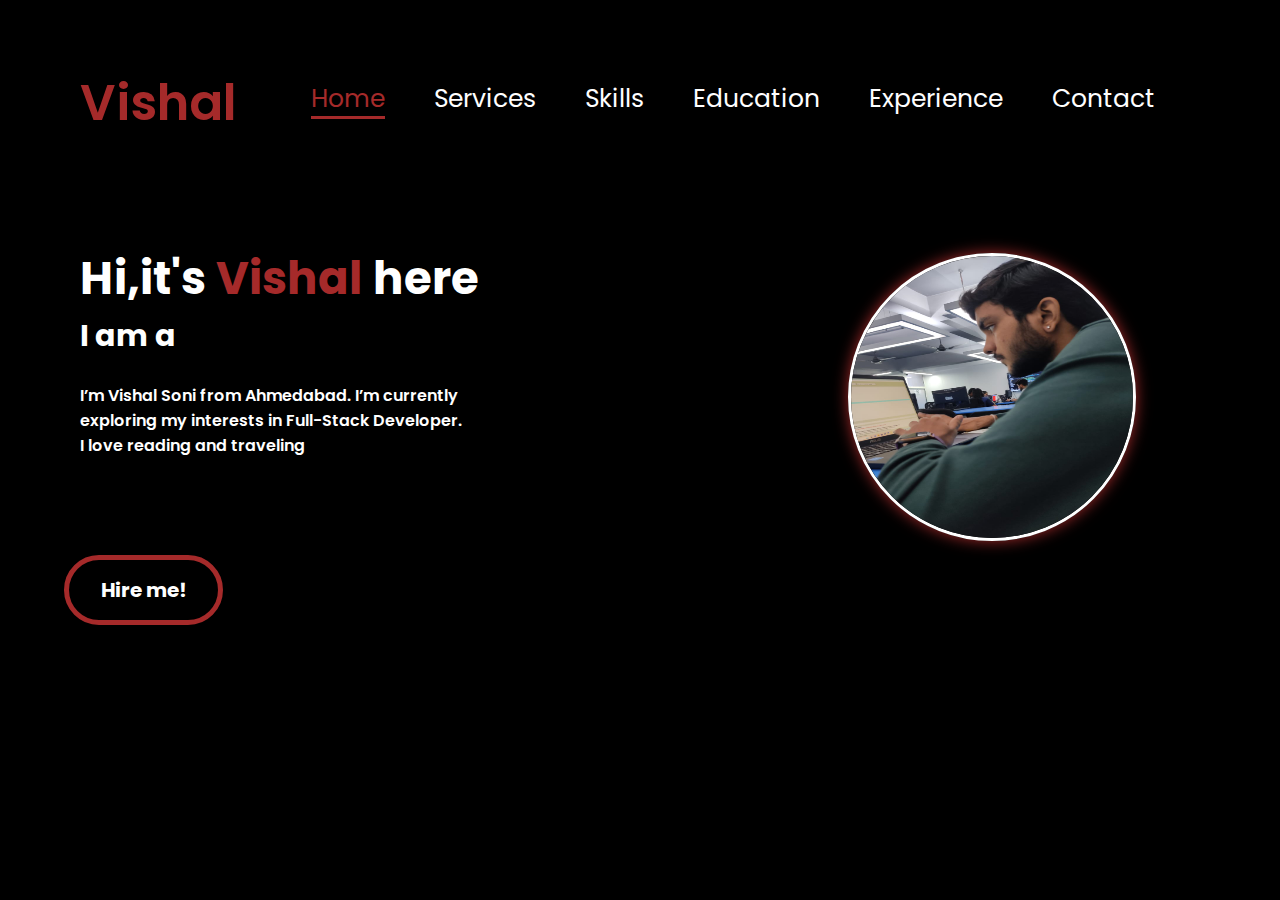
<file: index.html>
<!DOCTYPE html>
<html lang="en">
<head>
    <meta charset="UTF-8">
    <meta name="viewport" content="width=device-width, initial-scale=1.0">
    <title>Vishal Soni</title>
    <link rel="shortcut icon" href=".//favicon-32x32.png" type="image/x-icon">
    <link rel="stylesheet" href="https://cdnjs.cloudflare.com/ajax/libs/font-awesome/6.6.0/css/all.min.css" integrity="sha512-Kc323vGBEqzTmouAECnVceyQqyqdsSiqLQISBL29aUW4U/M7pSPA/gEUZQqv1cwx4OnYxTxve5UMg5GT6L4JJg==" crossorigin="anonymous" referrerpolicy="no-referrer" />
    <link rel="stylesheet" href="./style.css">
</head>
<body>
    <header class="header">
        <p class="logo" data-hover="Vishal Soni">Vishal</p>
        <nav>
            <a href="./index.html" class="active">Home</a>
            <a href="./service.html">Services</a>
            <a href="./skills.html">Skills</a>
            <a href="./education.html">Education</a>
            <a href="./experience.html">Experience</a>
            <a href="./contact.html">Contact</a>
        </nav>
    </header>
    <section>
        <div class="main-content">
            <h1>Hi,it's <span>Vishal</span> here</h1>
            <h3>I am a <span class="position"></span></h3>
        </div>
        <div class="content">
            <p>I’m Vishal Soni from Ahmedabad. I’m currently exploring my interests in Full-Stack Developer.<br>I love reading and traveling</p>
        </div>
        <div class="social-icons">
            <a href="https://www.linkedin.com/in/vishal-soni-46484b332?utm_source=share&utm_campaign=share_via&utm_content=profile&utm_medium=android_app"><i class="fa-brands fa-linkedin"></i></a>
            <a href="https://github.com/vishalsoni05"><i class="fa-brands fa-github"></i></a>
            <a href="https://x.com/VishalSoni90331?t=pbUjf-SsTsL8I__c5lIJjA&s=09"><i class="fa-brands fa-x-twitter"></i></a>
            <a href="https://www.instagram.com/vishalsoni_070/?igsh=bWZibWN1d2xqN25v"><i class="fa-brands fa-instagram"></i></a>
        </div>
        <div class="btn">
        <a href="./contact.html" class="hire">Hire me!</a>
        </div>
        <div class="image">
            <img src="./IMAGE.jpg" alt="image not found">
        </div>
    </section>
</body>
</html>
</file>
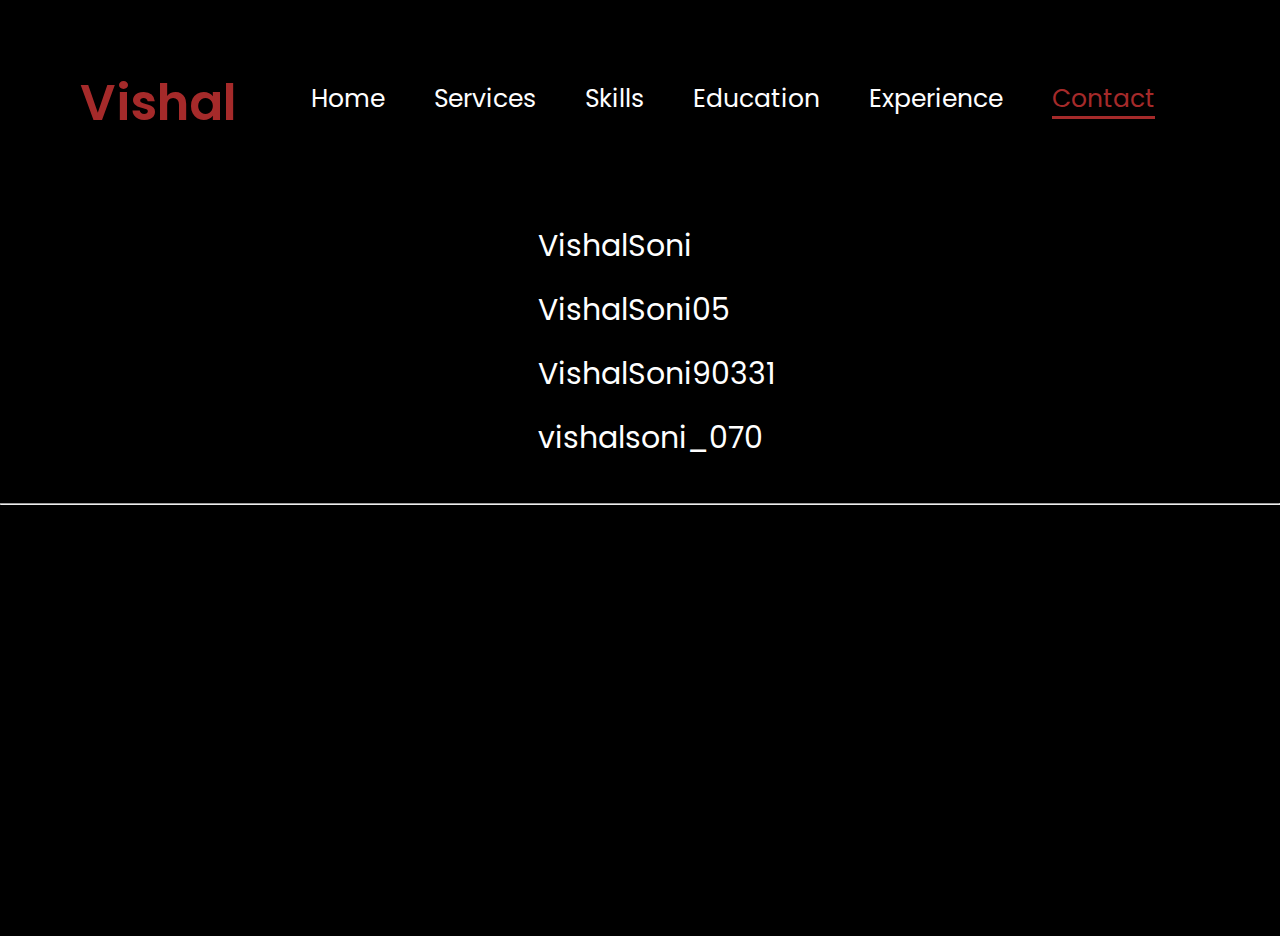
<file: contact.html>
<!DOCTYPE html>
<html lang="en">
<head>
    <meta charset="UTF-8">
    <meta name="viewport" content="width=device-width, initial-scale=1.0">
    <title>Vishal Soni</title>
    <link rel="shortcut icon" href="./favicon-32x32.png" type="image/
    x-icon">
    <link rel="stylesheet" href="./style.css">
    <link rel="stylesheet" href="https://cdnjs.cloudflare.com/ajax/libs/font-awesome/6.6.0/css/all.min.css" integrity="sha512-Kc323vGBEqzTmouAECnVceyQqyqdsSiqLQISBL29aUW4U/M7pSPA/gEUZQqv1cwx4OnYxTxve5UMg5GT6L4JJg==" crossorigin="anonymous" referrerpolicy="no-referrer" />
</head>
<body>
    <header class="header">
        <p class="logo">Vishal</p>
        <nav>
            <a href="./index.html">Home</a>
            <a href="./service.html">Services</a>
            <a href="./skills.html">Skills</a>
            <a href="./education.html">Education</a>
            <a href="./experience.html">Experience</a>
            <a href="./contact.html" class="active">Contact</a>
        </nav>
    </header>
    <section>
        <center>
        <table class="contact-container">
            <tbody>
                <tr>
                    <td><a href="https://www.linkedin.com/in/vishal-soni-46484b332?utm_source=share&utm_campaign=share_via&utm_content=profile&utm_medium=android_app"><i class="fa-brands fa-linkedin"></i></a></td>
                    <td>VishalSoni</td>
                </tr>
                <tr>
                    <td><a href="https://github.com/vishalsoni05"><i class="fa-brands fa-github"></i></a></td>
                    <td>VishalSoni05</td>
                </tr>
                <tr>
                    <td><a href="https://x.com/VishalSoni90331?t=pbUjf-SsTsL8I__c5lIJjA&s=09"><i class="fa-brands fa-x-twitter"></i></a></td>
                    <td>VishalSoni90331</td>
                </tr>
                <tr>
                    <td><a href="https://www.instagram.com/vishalsoni_070/?igsh=bWZibWN1d2xqN25v"><i class="fa-brands fa-instagram"></i></a></td>
                    <td>vishalsoni_070</td>
                </tr>
            </tbody>
        </table>
        <hr>
        <iframe src="https://www.google.com/maps/embed?pb=!1m18!1m12!1m3!1d235004.0777855638!2d72.26853218671874!3d23.026022299999998!2m3!1f0!2f0!3f0!3m2!1i1024!2i768!4f13.1!3m3!1m2!1s0x395e84faa5a36071%3A0x9af325a448f09478!2sTOPS%20Technologies!5e0!3m2!1sen!2sin!4v1728370567406!5m2!1sen!2sin" width="1000" height="400" style="border:0;" allowfullscreen="" loading="lazy" referrerpolicy="no-referrer-when-downgrade"></iframe>
        </center>
    </section>
</body>
</html>
</file>
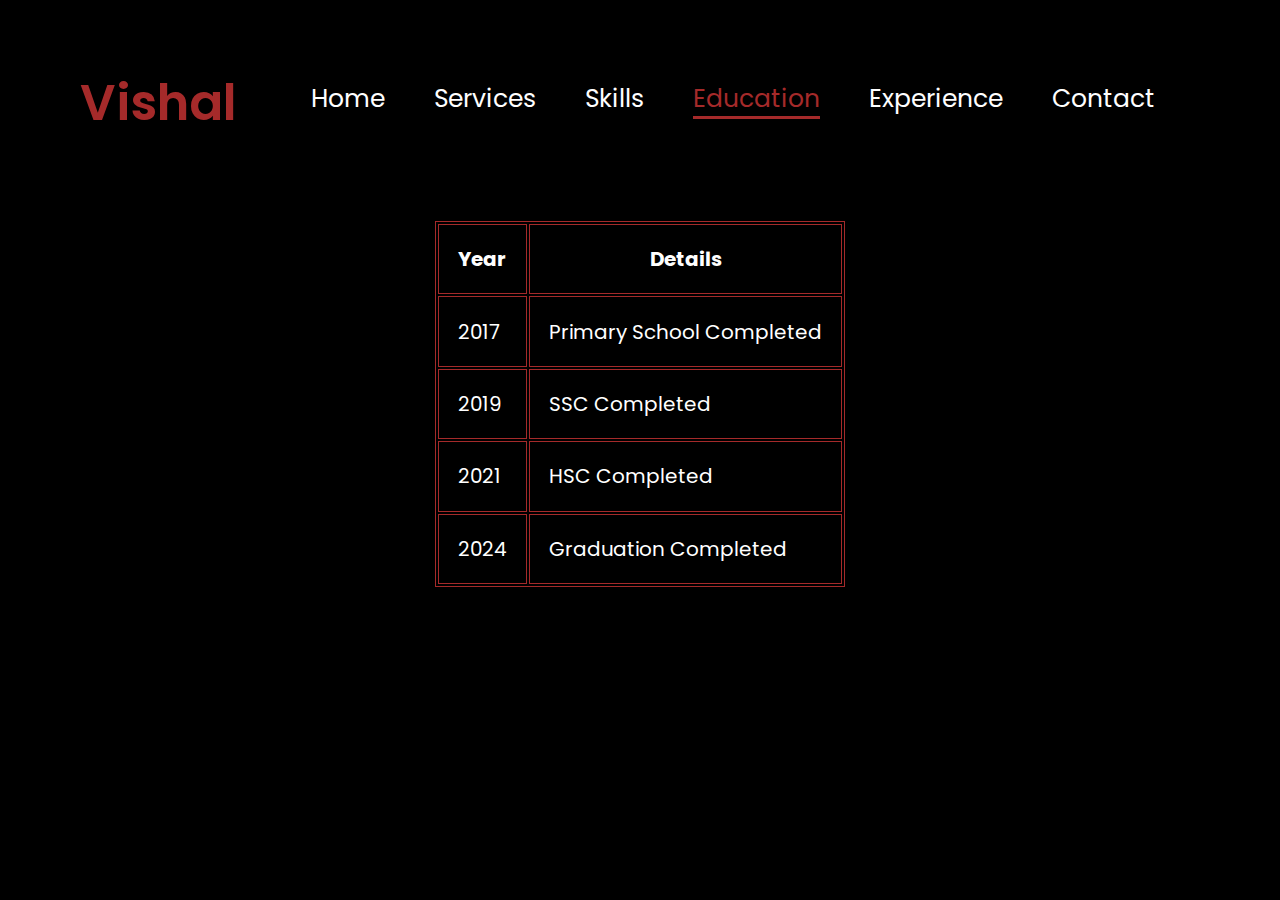
<file: education.html>
<!DOCTYPE html>
<html lang="en">
<head>
    <meta charset="UTF-8">
    <meta name="viewport" content="width=device-width, initial-scale=1.0">
    <title>Vishal Soni</title>
    <link rel="stylesheet" href="./style.css">
    <link rel="shortcut icon" href="./favicon-32x32.png" type="image/x-icon">
</head>
<body>
    <header class="header">
        <p class="logo">Vishal</p>
        <nav>
            <a href="./index.html">Home</a>
            <a href="./service.html">Services</a>
            <a href="./skills.html">Skills</a>
            <a href="./education.html" class="active">Education</a>
            <a href="./experience.html">Experience</a>
            <a href="./contact.html">Contact</a>
        </nav>
    </header>
    <section>
        <center>
            <table class="table">
                <thead>
                    <th>Year</th>
                    <th>Details</th>
                </thead>
                <tbody>
                    <tr>
                        <td>2017</td>
                        <td>Primary School Completed</td>
                    </tr>
                    <tr>
                        <td>2019</td>
                        <td>SSC Completed</td>
                    </tr>
                    <tr>
                        <td>2021</td>
                        <td>HSC Completed</td>
                    </tr>
                    <tr>
                        <td>2024</td>
                        <td>Graduation Completed</td>
                    </tr>
                </tbody>
            </table>
        </center>
    </section>
</body>
</html>
</file>
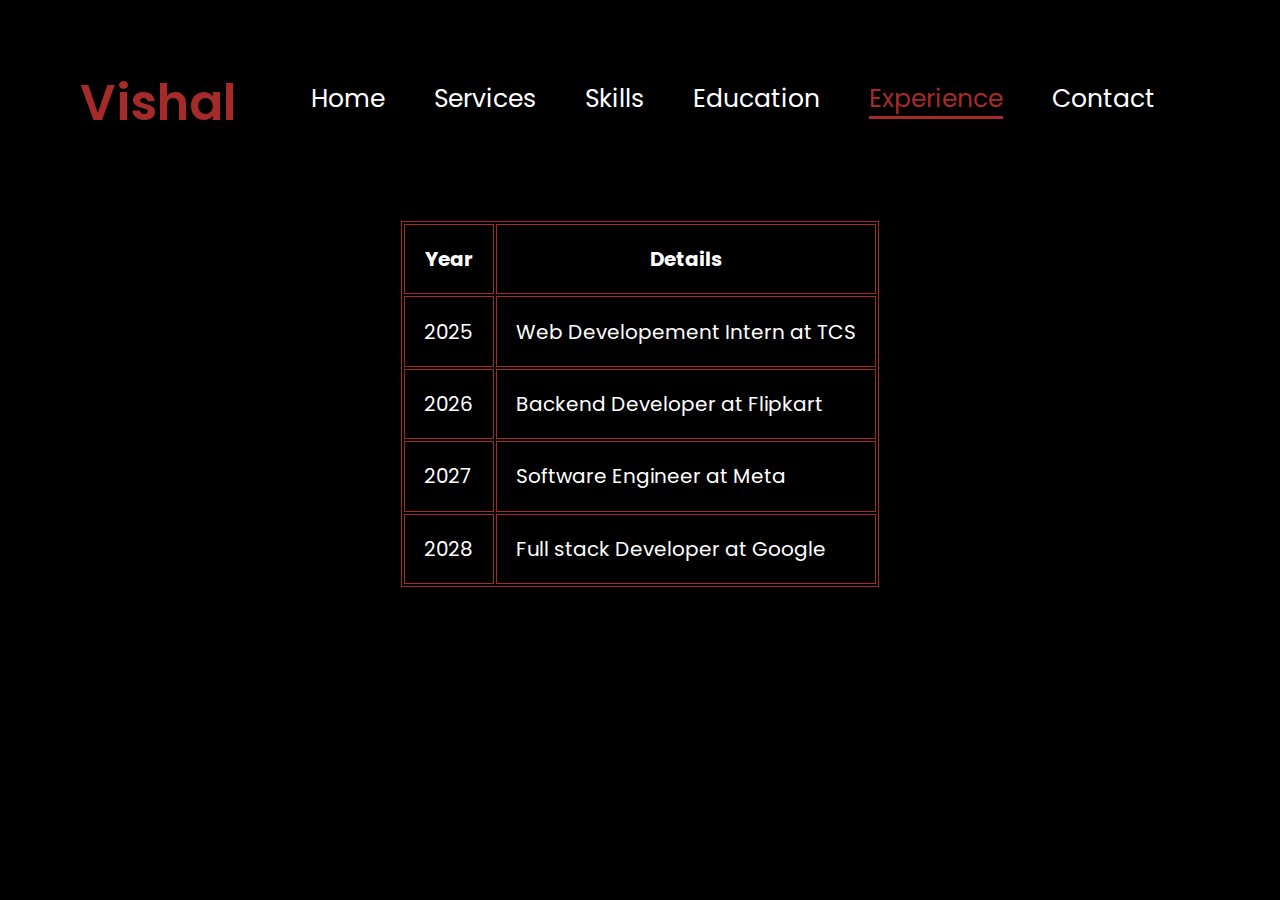
<file: experience.html>
<!DOCTYPE html>
<html lang="en">
<head>
    <meta charset="UTF-8">
    <meta name="viewport" content="width=device-width, initial-scale=1.0">
    <title>Vishal Soni</title>
    <link rel="shortcut icon" href="./favicon-32x32.png" type="image/x-icon">
    <link rel="stylesheet" href="./style.css">
</head>
<body>
    <header class="header">
        <p class="logo">Vishal</p>
        <nav>
            <a href="./index.html">Home</a>
            <a href="./service.html">Services</a>
            <a href="./skills.html">Skills</a>
            <a href="./education.html">Education</a>
            <a href="./experience.html" class="active">Experience</a>
            <a href="./contact.html">Contact</a>
        </nav>
    </header>
    <section>
        <center>
            <table class="table">
                <thead>
                    <th>Year</th>
                    <th>Details</th>
                </thead>
                <tbody>
                    <tr>
                        <td>2025</td>
                        <td>Web Developement Intern at TCS</td>
                    </tr>
                    <tr>
                        <td>2026</td>
                        <td>Backend Developer at Flipkart</td>
                    </tr>
                    <tr>
                        <td>2027</td>
                        <td>Software Engineer at Meta</td>
                    </tr>
                    <tr>
                        <td>2028</td>
                        <td>Full stack Developer at Google</td>
                    </tr>
                </tbody>
            </table>
        </center>
    </section>
</body>
</html>
</file>
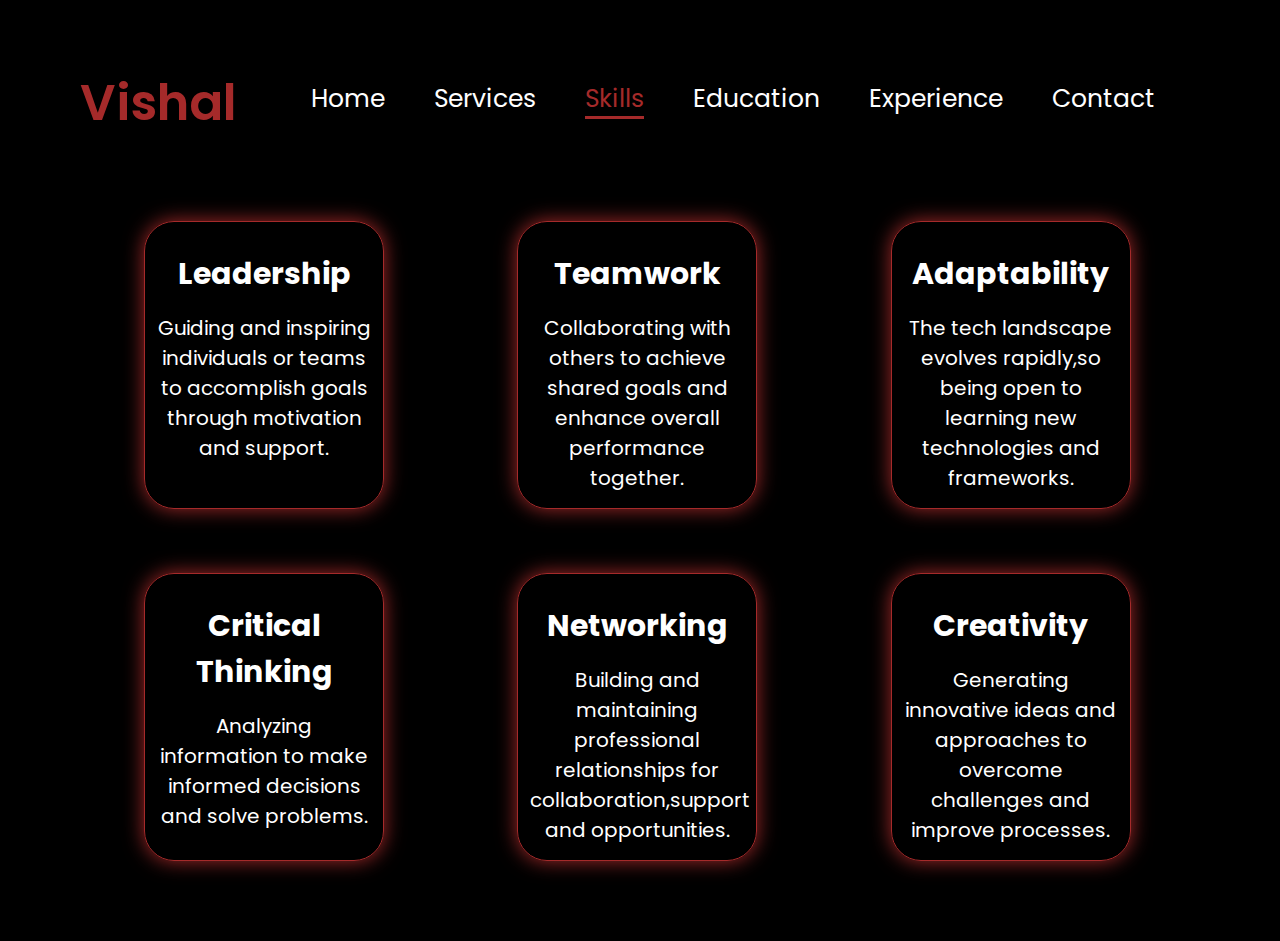
<file: skills.html>
<!DOCTYPE html>
<html lang="en">
<head>
    <meta charset="UTF-8">
    <meta name="viewport" content="width=device-width, initial-scale=1.0">
    <title>Vishal Soni</title>
    <link rel="stylesheet" href="./style.css">
    <link rel="shortcut icon" href="./favicon-32x32.png" type="image/x-icon">
</head>
<body>
    <header class="header">
        <p class="logo">Vishal</p>
        <nav>
            <a href="./index.html">Home</a>
            <a href="./service.html">Services</a>
            <a href="./skills.html" class="active">Skills</a>
            <a href="./education.html">Education</a>
            <a href="./experience.html">Experience</a>
            <a href="./contact.html">Contact</a>
        </nav>
    </header>
    <section>
        <div class="skill-container">               
            <div id="item4"><h3>Leadership</h3><p>Guiding and inspiring individuals or teams to accomplish goals through motivation and support.</p></div>
            <div id="item1"><h3>Teamwork</h3><p>Collaborating with others to achieve shared goals and enhance overall performance together.</p></div>
            <div id="item2"><h3>Adaptability</h3><p>The tech landscape evolves rapidly,so being open to learning new technologies and frameworks.</p></div>
            <div id="item3"><h3>Critical Thinking</h3><p>Analyzing information to make informed decisions and solve problems.</p></div>
            <div id="item5"><h3>Networking</h3><p>Building and maintaining professional relationships for collaboration,support and opportunities.</p></div>
            <div id="item6"><h3>Creativity</h3><p>Generating innovative ideas and approaches to overcome challenges and improve processes.</p></div>
        </div>
    </section>
</body>
</html>
</file>
<file: style.css>
@import url('https://fonts.googleapis.com/css2?family=Poppins:ital,wght@0,100;0,200;0,300;0,400;0,500;0,600;0,700;0,800;0,900;1,100;1,200;1,300;1,400;1,500;1,600;1,700;1,800;1,900&display=swap');
*
{
    font-family: 'poppins',sans-serif;
    margin: 0;
    padding: 0;
    box-sizing: border-box;
    color: white;
    text-decoration: none;
}
body
{
    background-color: black;
}
.header
{
    display: flex;
    justify-content: space-between;
    margin: 5rem 5rem 0rem 5rem;
}
nav a
{
    margin-right: 45px;
    font-size: 25px;
    transition: 0.3s ease;
}
nav a:hover
{
    color: brown;
    border-bottom: 3px solid brown;
}
.logo
{
    margin-top: -15px;
    margin-left: 0px;
    font-size: 50px;
    font-weight: 600;
    color: brown;
    transition: 0.5s ease;
}
.logo:hover
{
    transform: scale(1.1);
}
.active
{
    color: brown;
    border-bottom: 3px solid brown;
}
.main-content
{
    margin: 6.5rem 0rem 0rem 5rem;
}
.main-content h1
{
    font-size: 45px;
}
.main-content h1 span
{
    color: brown;
}
.main-content h3 span
{
    color: brown;
}
.main-content h3
{
    font-size: 30px;
}
.content
{
    margin: 1.5rem 0rem 0rem 5rem;
    width: 26rem;
    font-weight:550;
}
.social-icons
{
    margin: 1.5rem 0rem 0rem 5rem;
    font-size: 35px;
}
.social-icons a
{
    margin-right: 25px;
    transition: 0.5s ease;
}
.social-icons a:hover
{
    transform: scale(1.1);
    text-shadow: 0 0 15px rgb(0, 225, 255);
}
.btn
{
    margin: 2.5rem 0rem 0rem 4rem;
    transition: 0.5s ease;
}
.hire
{
    font-size: 20px;
    font-weight: 700;
    border: 5px solid brown;
    border-radius: 50px;
    padding: 1rem 2rem 1rem 2rem;
    transition: 0.5s ease;
}
.hire:hover
{
    box-shadow: 0 0 15px brown;
}
.image
{
    position: absolute;
    margin: -22rem 0rem 0rem 53rem;
}
.image img
{
    height: 18rem;
    width: 18rem;
    border-radius: 50%;
    border: 3px solid white;
    box-shadow: 0px 0px 15px brown;
    transition: 0.5s ease;
}
.image img:hover
{
    box-shadow: 0px 0px 15px rgb(0, 225, 255);
    transform: scale(1.1);
}
.service-container
{
    margin-top: 6rem;
}
.services
{
    font-size: 30px;
    font-weight: 600;
}
.services li
{
    margin-bottom: 1rem;
    transition: 0.5s ease;
}
.services li i
{
    margin-right: 2rem;
}
.services li:hover
{
    text-shadow: 0px 0px 25px brown;
    cursor: pointer;
}
.skill-container
{
    display: grid;
    grid-template-columns: 1fr 1fr 1fr;
    grid-gap: 4rem;
    margin: 5rem 5rem 5rem 9rem;
}
.skill-container div
{
    border: 1px solid brown;
    border-radius: 30px;
    width: 15rem;
    height: 18rem;
    box-shadow: 0px 0px 20px brown;
    transition: 0.5s ease;
}
.skill-container div h3
{
    font-size: 30px;
    text-align: center;
    margin-top: 1.8rem;
}
.skill-container div p
{
    font-size: 20px;
    text-align: center;
    margin-top: 1rem;
    margin-left: 12px;
    margin-right: 12px;
}
.skill-container div:hover
{
    transform: scale(1.1);
    border: 1px solid rgb(0, 225, 255);
    box-shadow: 0px 0px 25px rgb(0, 225, 255);
}
.table td,th,table 
{
    border: 1px solid brown;
    font-size: 20px;
}
.table td,th
{
    padding: 1.2rem;
}
.table
{
    margin: 5rem;
}
.contact-container
{
    border: none;
    margin-top: 5rem;
}
.contact-container td i
{
    margin-right: 2rem;
}
.contact-container td
{
    font-size: 30px;
    padding-bottom: 1rem;
    transition: 0.5s ease;
}
.contact-container tr:hover
{
    text-shadow: 0px 0px 15px rgb(0, 225, 255);
    cursor: pointer;
}
hr
{
    width: 80rem;
    margin: 1.5rem 0rem 1.5rem 0rem;
}
.position::before
{
    content: "";
    animation: 8s word infinite;
}
.position::after
{
    content: "";
}
@keyframes word
{
    0%,25%
    {
        content: "software developer";
    }
    25%,50%
    {
        content: "web developer";
    }
    50%,75%
    {
        content: "app developer";
    }
    75%,100%
    {
        content: "graphics designer";
    }
}
@media (max-width : 600px)
{
    body
    {
        background-color: white;
    }
    .logo
    {
        font-size: 25px;
        margin-left: 1rem;
    }
    .header nav
    {
        display: none;
    }
    section h1,h3
    {
        color: brown;
    }
    .main-content
    {
        margin-left: 2.5rem;
        margin-top: 2rem;
    }
    .main-content h1
    {
        font-size: 30px;
    }
    .main-content h3
    {
        font-size: 15px;
    }
    .content
    {
        margin-left: 2rem;
        width: 220px;
        text-align: center;
    }
    .content p
    {
        color: brown
    }
    .social-icons
    {
        margin-left: 3.5rem;
    }
    .social-icons a i
    {
        font-size: 30px;
        color: black;
        margin-right: -15px;
    }
    .image
    {
        margin: -17rem 0rem 0rem 2.5rem;
    }
    .image img
    {
        height: 200px;
        width: 200px;
    }
    .btn
    {
        margin-top: 16rem;
    }
    .btn a
    {
        color: brown;
    }
}
</file>
